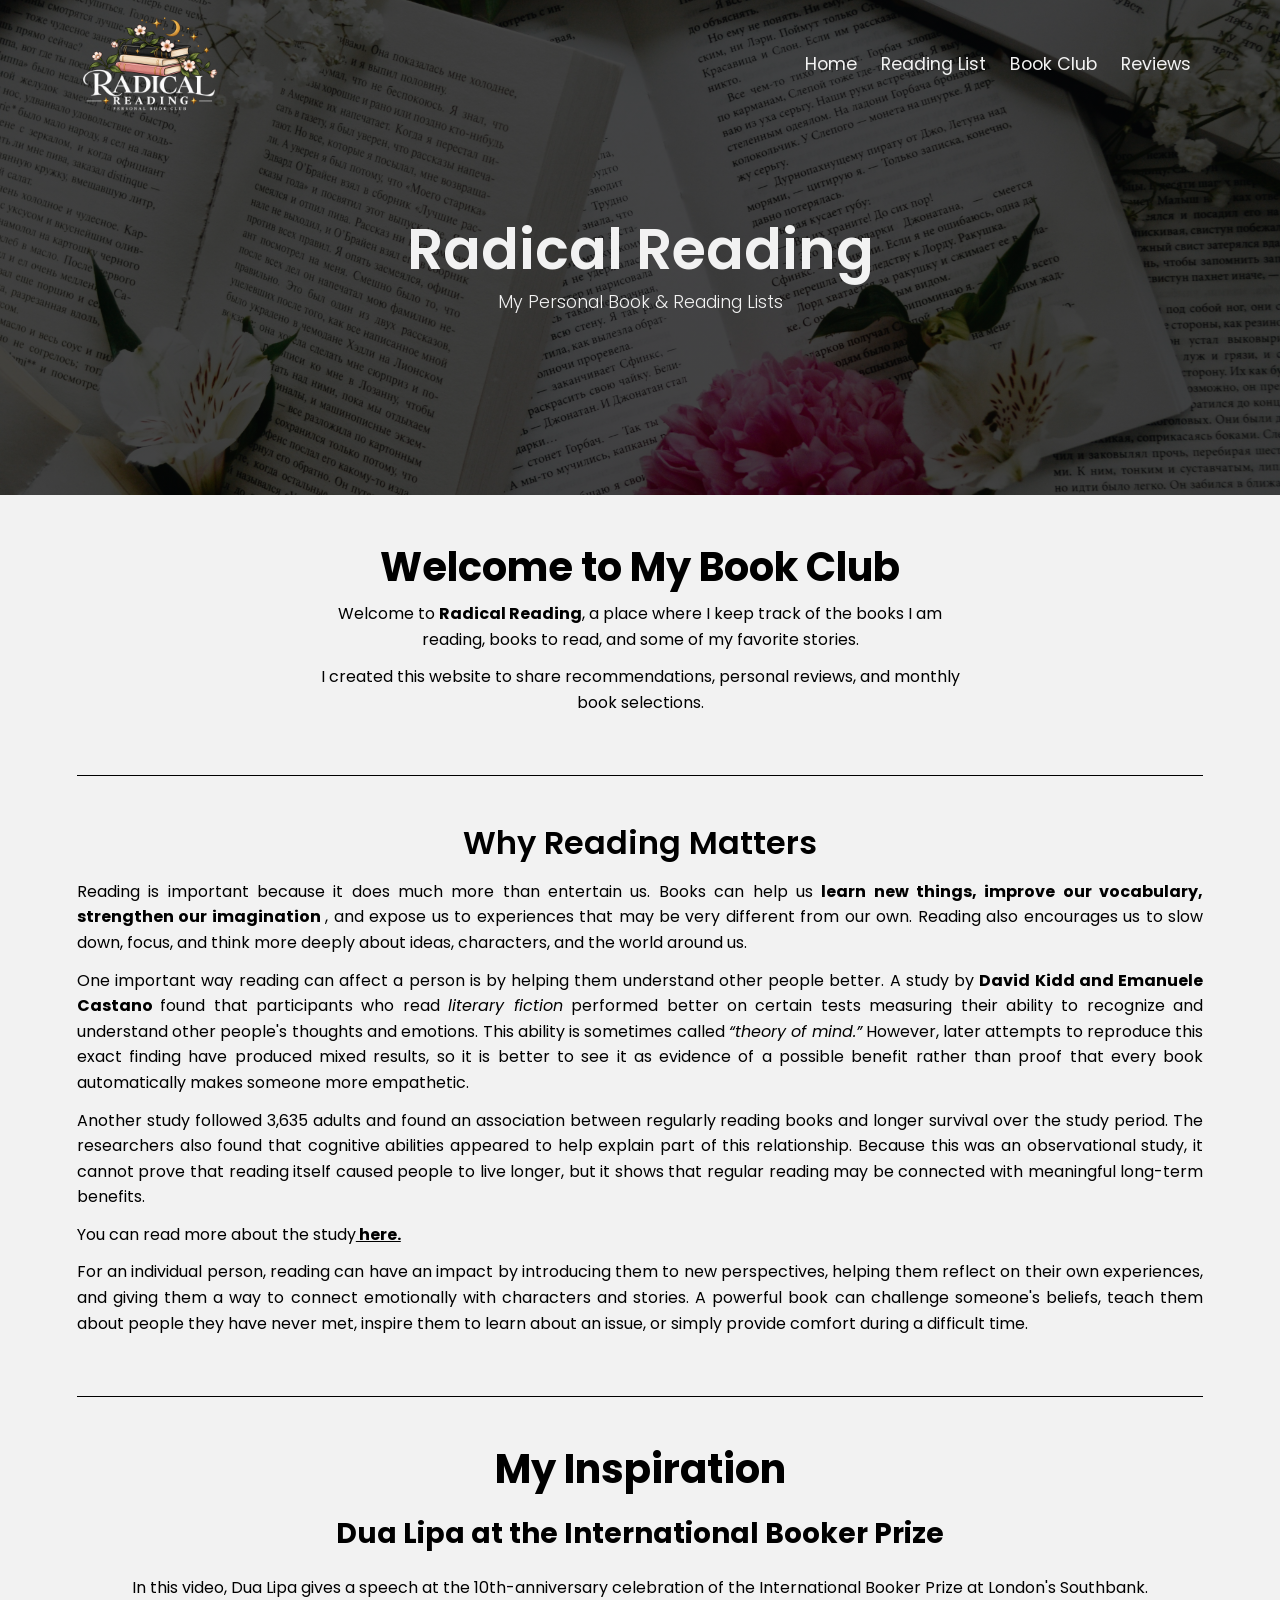
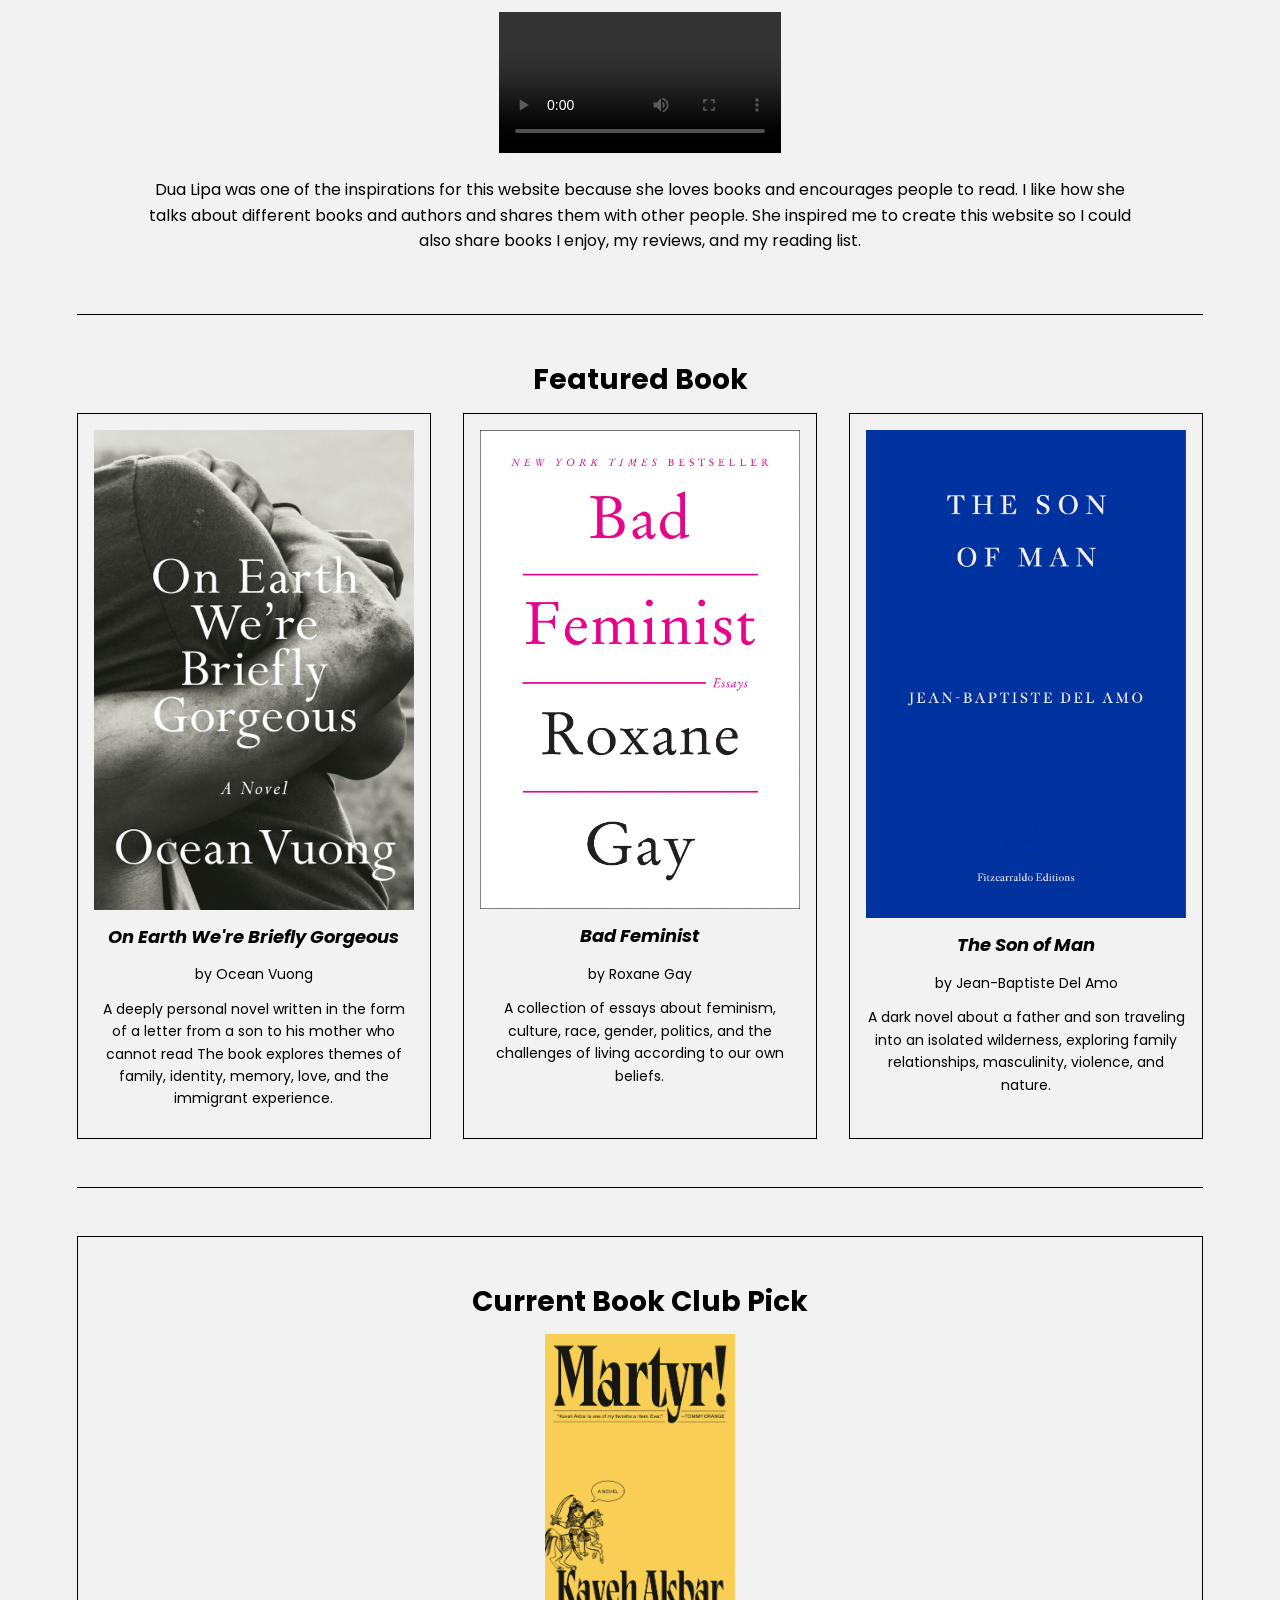
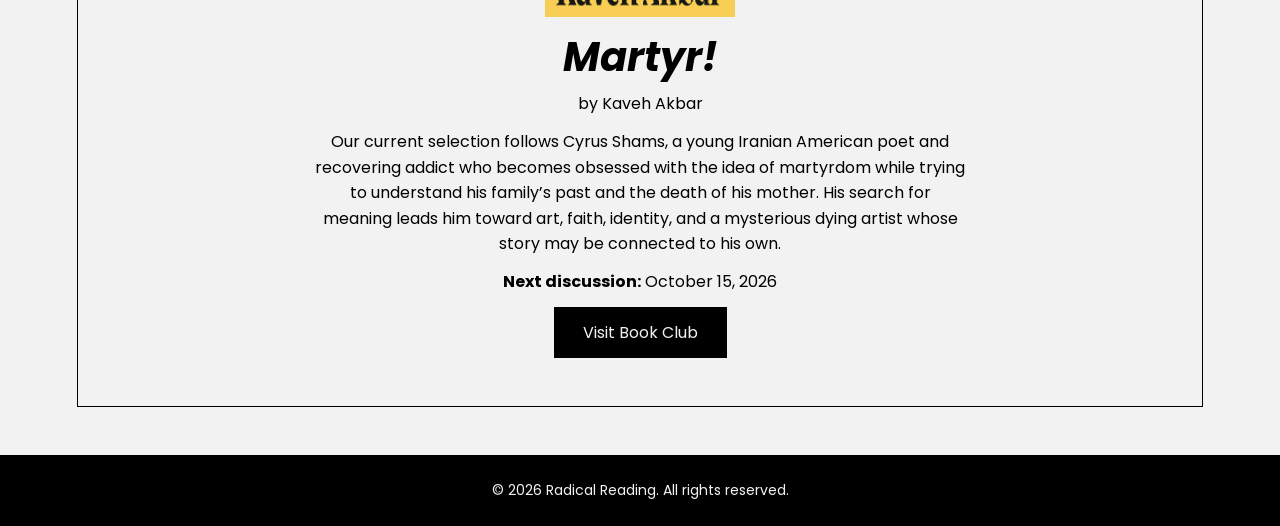
<file: index.html>
<!doctype html>
<html lang="en">
  <head>
    <meta charset="utf-8" />
    <title>Page Book Club</title>
    <link href="css/styles.css" rel="stylesheet" type="text/css" />
  </head>
  <body>
    <header role="banner">
      <a href="index.html"
        ><img src="images/logo.png" alt="Radical Reading logo"
      /></a>
      <div class="nav-links"></div>
      <h1>Radical Reading</h1>
      <h2>My Personal Book & Reading Lists</h2>
      <nav role="navigation">
        <!-- Attribute: accesskey
        Location: Main navigation menu
        Purpose: Accesskey gives a keyboard shortcut to a link
        Windows browsers: Alt + accesskey MAc browsers: Control + Option + accesskey
        I use it so users can quickly navigate between my pages -->
        <ul>
          <li><a href="index.html" accesskey="1">Home</a></li>
          <li><a href="reading-list.html" accesskey="2">Reading List</a></li>
          <li><a href="book-club.html" accesskey="3">Book Club</a></li>
          <li><a href="reviews.html" accesskey="4">Reviews</a></li>
        </ul>
      </nav>
    </header>

    <main>
      <section class="hero">
        <h3>Welcome to My Book Club</h3>
        <p>
          Welcome to <strong>Radical Reading</strong>, a place where I keep
          track of the books I am reading, books to read, and some of my
          favorite stories.
        </p>

        <p>
          I created this website to share recommendations, personal reviews, and
          monthly book selections.
        </p>
      </section>

      <hr />

      <section class="intro">
        <h2>Why Reading Matters</h2>
        <p>
          Reading is important because it does much more than entertain us.
          Books can help us
          <strong
            >learn new things, improve our vocabulary, strengthen our
            imagination </strong
          >, and expose us to experiences that may be very different from our
          own. Reading also encourages us to slow down, focus, and think more
          deeply about ideas, characters, and the world around us.
        </p>
        <p>
          One important way reading can affect a person is by helping them
          understand other people better. A study by
          <strong>David Kidd and Emanuele Castano </strong> found that
          participants who read <em>literary fiction</em> performed better on
          certain tests measuring their ability to recognize and understand
          other people's thoughts and emotions. This ability is sometimes called
          <em>“theory of mind.”</em> However, later attempts to reproduce this
          exact finding have produced mixed results, so it is better to see it
          as evidence of a possible benefit rather than proof that every book
          automatically makes someone more empathetic.
        </p>
        <p>
          Another study followed 3,635 adults and found an association between
          regularly reading books and longer survival over the study period. The
          researchers also found that cognitive abilities appeared to help
          explain part of this relationship. Because this was an observational
          study, it cannot prove that reading itself caused people to live
          longer, but it shows that regular reading may be connected with
          meaningful long-term benefits.
        </p>
        <p>
          You can read more about the study<a
            href="https://pubmed.ncbi.nlm.nih.gov/24091705/"
            target="_blank"
            ><strong> here.</strong></a
          >
        </p>
        <p>
          For an individual person, reading can have an impact by introducing
          them to new perspectives, helping them reflect on their own
          experiences, and giving them a way to connect emotionally with
          characters and stories. A powerful book can challenge someone's
          beliefs, teach them about people they have never met, inspire them to
          learn about an issue, or simply provide comfort during a difficult
          time.
        </p>
      </section>

      <hr />
      <section class="video-section">
        <h3>My Inspiration</h3>
        <h2>Dua Lipa at the International Booker Prize</h2>
        <p>
          In this video, Dua Lipa gives a speech at the 10th-anniversary
          celebration of the International Booker Prize at London's Southbank.
        </p>
        <div class="video-container">
          <video controls width="500">
            <source src="video/DuaLipa_Speech.mp4" type="video/mp4" />
            Your browser does not support the video tag. You can download the
            video <a href="video/DuaLipa_Speech.mp4">here</a>.
          </video>
          <p>
            Dua Lipa was one of the inspirations for this website because she
            loves books and encourages people to read. I like how she talks
            about different books and authors and shares them with other people.
            She inspired me to create this website so I could also share books I
            enjoy, my reviews, and my reading list.
          </p>
        </div>
      </section>

      <!-- Element: hr
         Location: Between the introduction and featured-book sections.
         Purpose: <hr> represents a thematic break between different topics. -->

      <hr />
      <section>
        <h2>Featured Book</h2>
        <div class="book-grid">
          <!-- Attribute: data-*
         location: Book cards throughout the website
         Purpose: data-* lets me save extra information inside an HTML element.
          I use data-genre and data-status to show each book’s genre and reading status.-->

          <article
            class="book-card"
            data-genre="literary-fiction"
            data-status="favorite"
          >
            <img
              src="images/earth-briefly-gorgeous.jpg"
              alt="On Earth We're Briefly Gorgeous book cover"
            />

            <h2>
              <!-- Element: cite
                Location: Book Titles
                Purpose: <cite> identifies the title of the creative work. 
                    I use it around titles because books are creative works-->
              <cite>On Earth We're Briefly Gorgeous</cite>
            </h2>
            <p>by Ocean Vuong</p>
            <p>
              A deeply personal novel written in the form of a letter from a son
              to his mother who cannot read The book explores themes of family,
              identity, memory, love, and the immigrant experience.
            </p>
          </article>

          <article class="book-card" data-genre="essays" data-status="favorite">
            <img src="images/bad-feminist.jpg" alt="Bad Feminist book cover" />

            <h2><cite>Bad Feminist</cite></h2>
            <p>by Roxane Gay</p>
            <p>
              A collection of essays about feminism, culture, race, gender,
              politics, and the challenges of living according to our own
              beliefs.
            </p>
          </article>

          <article
            class="book-card"
            data-genre="literary-fiction"
            data-status="favorite"
          >
            <img
              src="images/the-son-of-man.jpg"
              alt="The Son of Man book cover"
            />

            <h2><cite>The Son of Man</cite></h2>
            <p>by Jean-Baptiste Del Amo</p>
            <p>
              A dark novel about a father and son traveling into an isolated
              wilderness, exploring family relationships, masculinity, violence,
              and nature.
            </p>
          </article>
        </div>
      </section>

      <hr />

      <section class="club-preview">
        <h2>Current Book Club Pick</h2>
        <img src="images/Martyr.jpg" alt="Martyr book cover" />
        <h3><cite> Martyr!</cite></h3>
        <p>by Kaveh Akbar</p>
        <p>
          Our current selection follows Cyrus Shams, a young Iranian American
          poet and recovering addict who becomes obsessed with the idea of
          martyrdom while trying to understand his family’s past and the death
          of his mother. His search for meaning leads him toward art, faith,
          identity, and a mysterious dying artist whose story may be connected
          to his own.
        </p>

        <!--
            Element: time
            Location: Book club meeting dates.
            Purpose: <time> represents a specific date or time.
            The datetime attribute gives the date in a format the computer can understand.
            -->
        <p>
          <strong>Next discussion:</strong>
          <time datetime="2026-10-15">October 15, 2026</time>
        </p>

        <a class="button" href="book-club.html">Visit Book Club</a>
      </section>
    </main>

    <footer>
      <p>&copy; 2026 Radical Reading. All rights reserved.</p>
    </footer>
  </body>
</html>
</file>
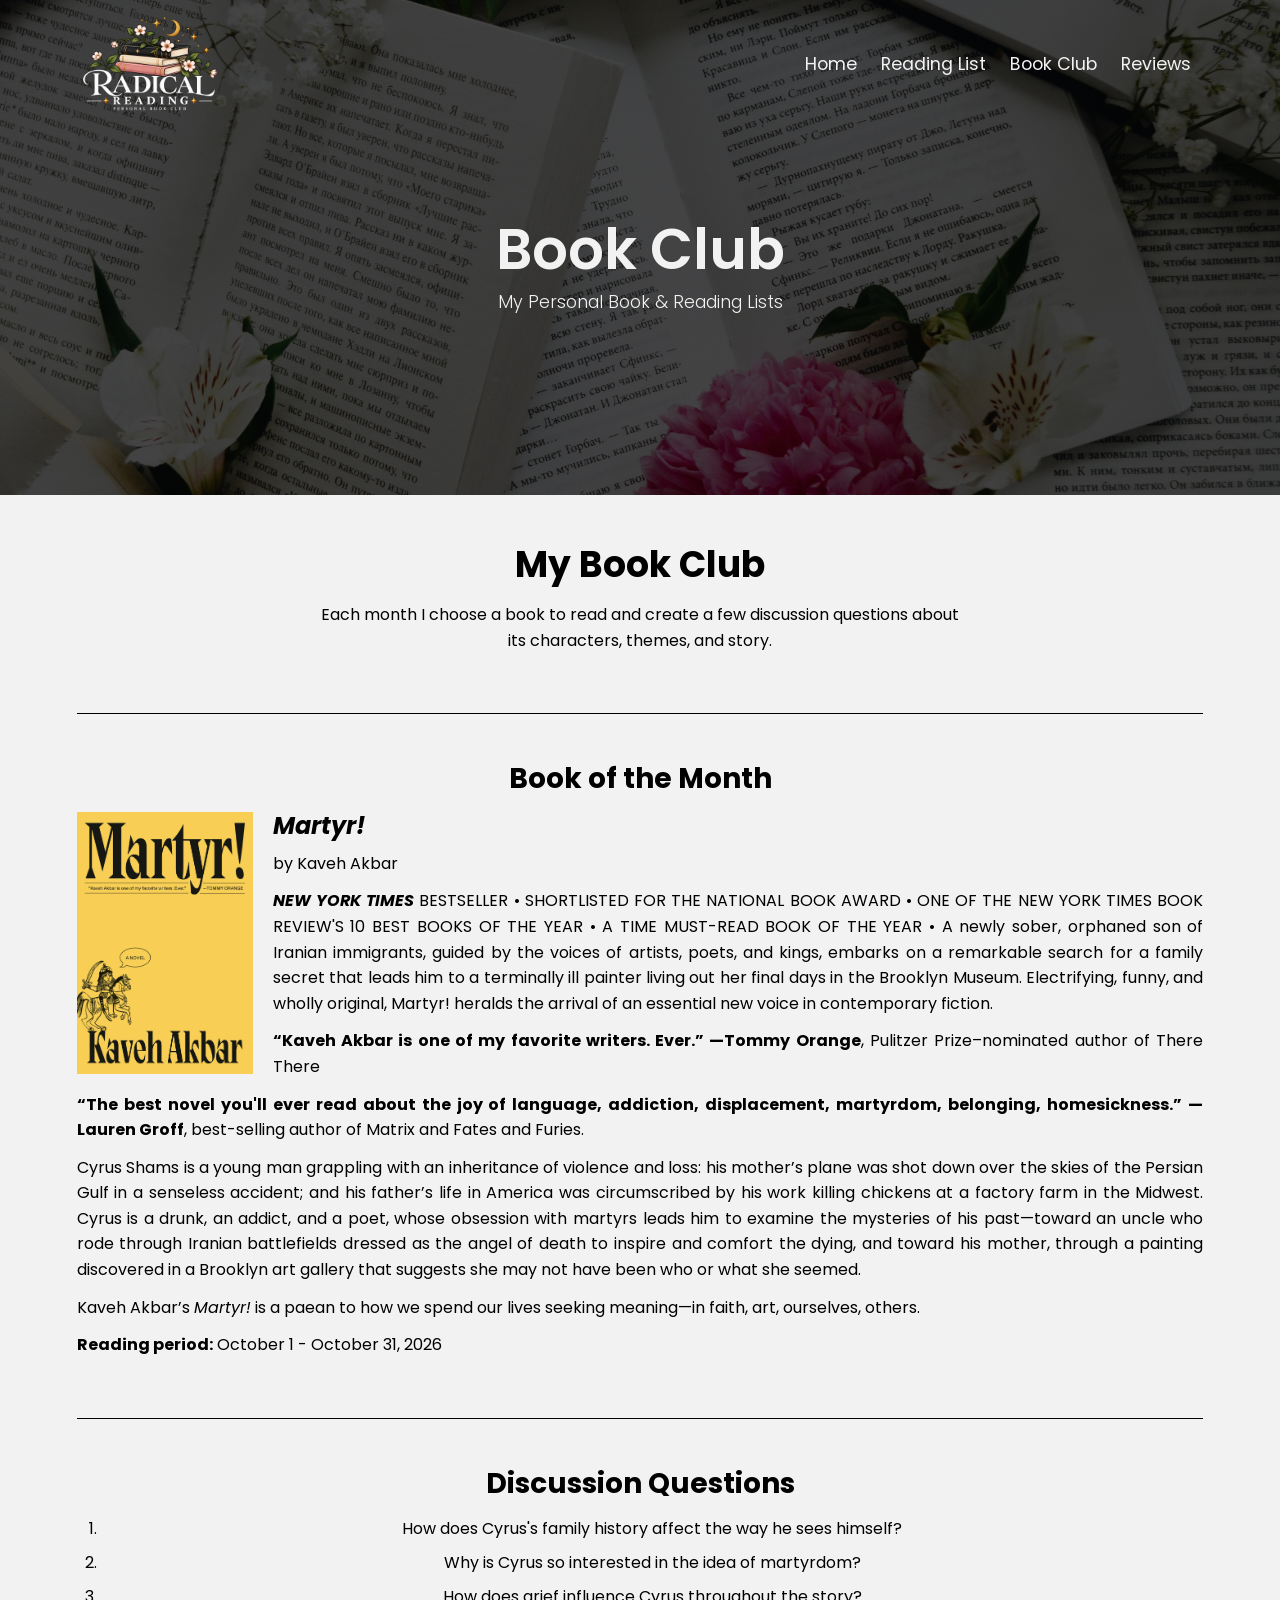
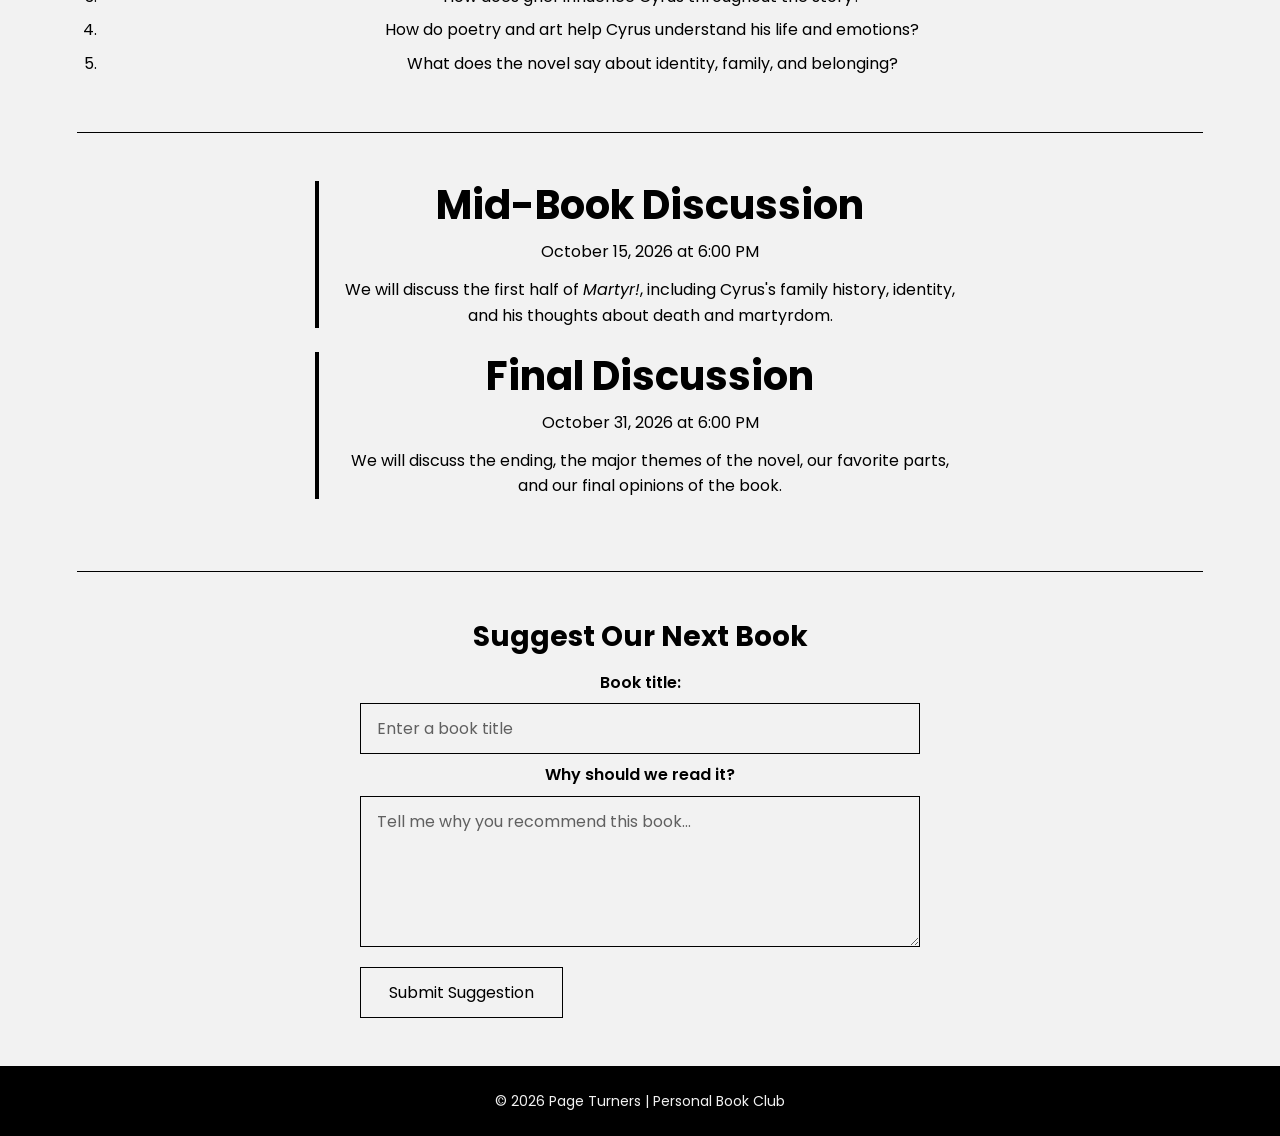
<file: book-club.html>
<!doctype html>
<html lang="en">
  <head>
    <meta charset="utf-8" />
    <title>Page Book Club</title>
    <link href="css/styles.css" rel="stylesheet" type="text/css" />
  </head>
  <body>
    <header role="banner">
      <a href="index.html"
        ><img src="images/logo.png" alt="Radical Reading logo"
      /></a>
      <h1>Book Club</h1>
      <h2>My Personal Book & Reading Lists</h2>
      <nav role="navigation">
        <div class="nav-links"></div>
        <!-- Attribute: accesskey
        Location: Main navigation menu
        Windows browsers: Alt + accesskey MAc browsers: Control + Option + accesskey
        Purpose: Accesskey gives a keyboard shortcut to a link
        I use it so users can quickly navigate between my pages -->
        <ul>
          <li><a href="index.html" accesskey="1">Home</a></li>
          <li><a href="reading-list.html" accesskey="2">Reading List</a></li>
          <li><a href="book-club.html" accesskey="3">Book Club</a></li>
          <li><a href="reviews.html" accesskey="4">Reviews</a></li>
        </ul>
      </nav>
    </header>

    <main>
      <section class="page-intro">
        <h2>My Book Club</h2>
        <p>
          Each month I choose a book to read and create a few discussion
          questions about its characters, themes, and story.
        </p>
      </section>

      <hr />

      <section class="monthly-pick">
        <h2>Book of the Month</h2>

        <article
          class="featured-book"
          data-genre="literary-fiction"
          data-status="book-club-pick"
        >
          <img src="images/Martyr.jpg" alt="Martyr book cover" />

          <h3><cite>Martyr!</cite></h3>

          <p>by Kaveh Akbar</p>

          <p>
            <strong><cite>NEW YORK TIMES</cite></strong> BESTSELLER •
            SHORTLISTED FOR THE NATIONAL BOOK AWARD • ONE OF THE NEW YORK TIMES
            BOOK REVIEW'S 10 BEST BOOKS OF THE YEAR • A TIME MUST-READ BOOK OF
            THE YEAR • A newly sober, orphaned son of Iranian immigrants, guided
            by the voices of artists, poets, and kings, embarks on a remarkable
            search for a family secret that leads him to a terminally ill
            painter living out her final days in the Brooklyn Museum.
            Electrifying, funny, and wholly original, Martyr! heralds the
            arrival of an essential new voice in contemporary fiction.
          </p>
          <p>
            <strong
              >“Kaveh Akbar is one of my favorite writers. Ever.” —Tommy
              Orange</strong
            >, Pulitzer Prize–nominated author of There There
          </p>
          <p>
            <strong
              >“The best novel you'll ever read about the joy of language,
              addiction, displacement, martyrdom, belonging, homesickness.”
              —Lauren Groff</strong
            >, best-selling author of Matrix and Fates and Furies.
          </p>
          <p>
            Cyrus Shams is a young man grappling with an inheritance of violence
            and loss: his mother’s plane was shot down over the skies of the
            Persian Gulf in a senseless accident; and his father’s life in
            America was circumscribed by his work killing chickens at a factory
            farm in the Midwest. Cyrus is a drunk, an addict, and a poet, whose
            obsession with martyrs leads him to examine the mysteries of his
            past—toward an uncle who rode through Iranian battlefields dressed
            as the angel of death to inspire and comfort the dying, and toward
            his mother, through a painting discovered in a Brooklyn art gallery
            that suggests she may not have been who or what she seemed.
          </p>
          <p>
            Kaveh Akbar’s <em>Martyr!</em> is a paean to how we spend our lives
            seeking meaning—in faith, art, ourselves, others.
          </p>

          <p>
            <strong>Reading period:</strong>
            <time datetime="2026-10-01">October 1</time>
            -
            <time datetime="2026-10-31">October 31, 2026</time>
          </p>
        </article>
      </section>

      <hr />
      <section>
        <h2>Discussion Questions</h2>
        <ol>
          <li>
            How does Cyrus's family history affect the way he sees himself?
          </li>
          <li>Why is Cyrus so interested in the idea of martyrdom?</li>
          <li>How does grief influence Cyrus throughout the story?</li>
          <li>
            How do poetry and art help Cyrus understand his life and emotions?
          </li>
          <li>
            What does the novel say about identity, family, and belonging?
          </li>
        </ol>
      </section>
      <hr />
      <section>
        <div class="meeting">
          <h3>Mid-Book Discussion</h3>

          <p>
            <time datetime="2026-10-15T18:00">
              October 15, 2026 at 6:00 PM
            </time>
          </p>

          <p>
            We will discuss the first half of <cite>Martyr!</cite>, including
            Cyrus's family history, identity, and his thoughts about death and
            martyrdom.
          </p>
        </div>

        <div class="meeting">
          <h3>Final Discussion</h3>

          <p>
            <time datetime="2026-10-31T18:00">
              October 31, 2026 at 6:00 PM
            </time>
          </p>

          <p>
            We will discuss the ending, the major themes of the novel, our
            favorite parts, and our final opinions of the book.
          </p>
        </div>
      </section>

      <hr />

      <section>
        <!-- Attribute: enterkeyhint
     Location: Book suggestion form
     Purpose: enterkeyhint changes what the Enter key says on a phone or tablet keyboard.
     I use enterkeyhint="next" to show Next and enterkeyhint="send" to show Send.
     It only changes the keyboard button. It does not make the action happen by itself. -->

        <h2>Suggest Our Next Book</h2>
        <form>
          <label for="suggestion">Book title:</label>

          <input
            type="text"
            id="suggestion"
            name="suggestion"
            placeholder="Enter a book title"
            enterkeyhint="next"
          />

          <label for="reason">Why should we read it?</label>

          <textarea
            id="reason"
            name="reason"
            rows="5"
            placeholder="Tell me why you recommend this book..."
            enterkeyhint="send"
          ></textarea>

          <button type="submit">Submit Suggestion</button>
        </form>
      </section>
    </main>

    <footer>
      <p>&copy; 2026 Page Turners | Personal Book Club</p>
    </footer>
  </body>
</html>
</file>
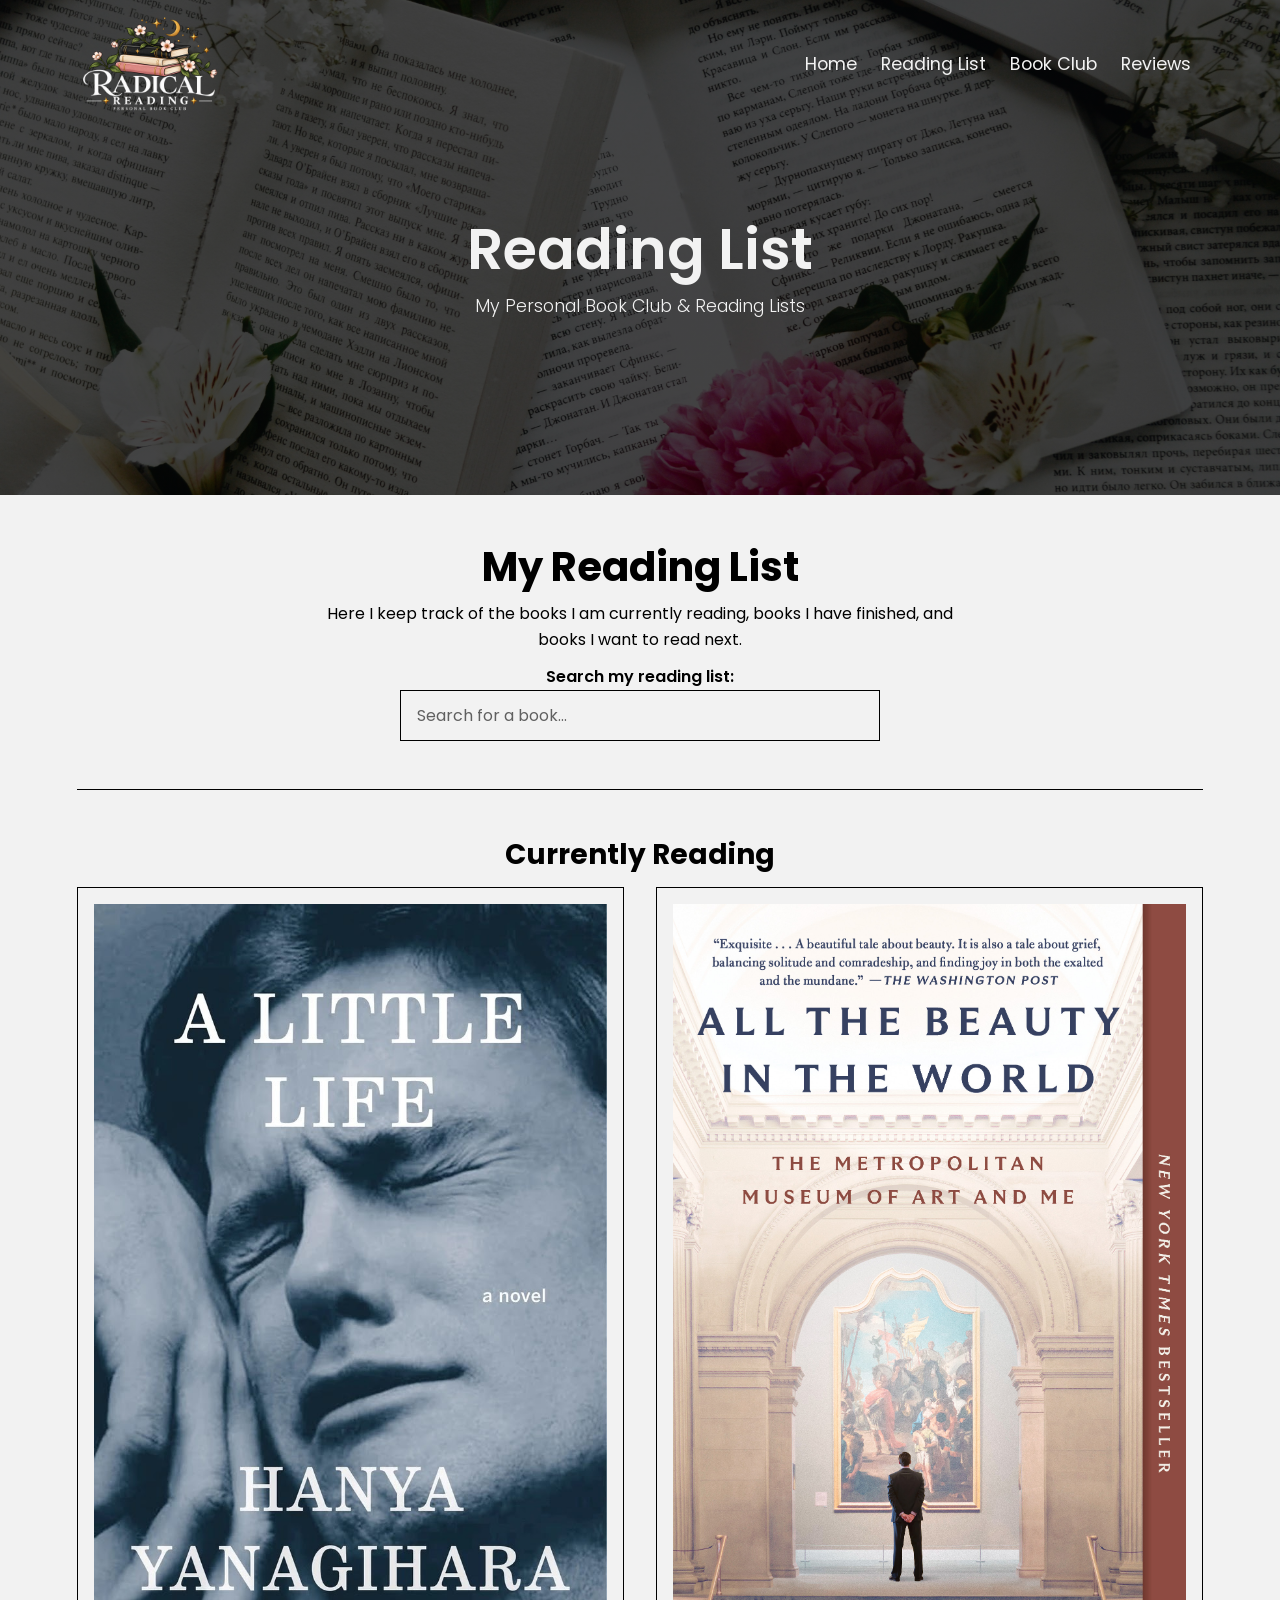
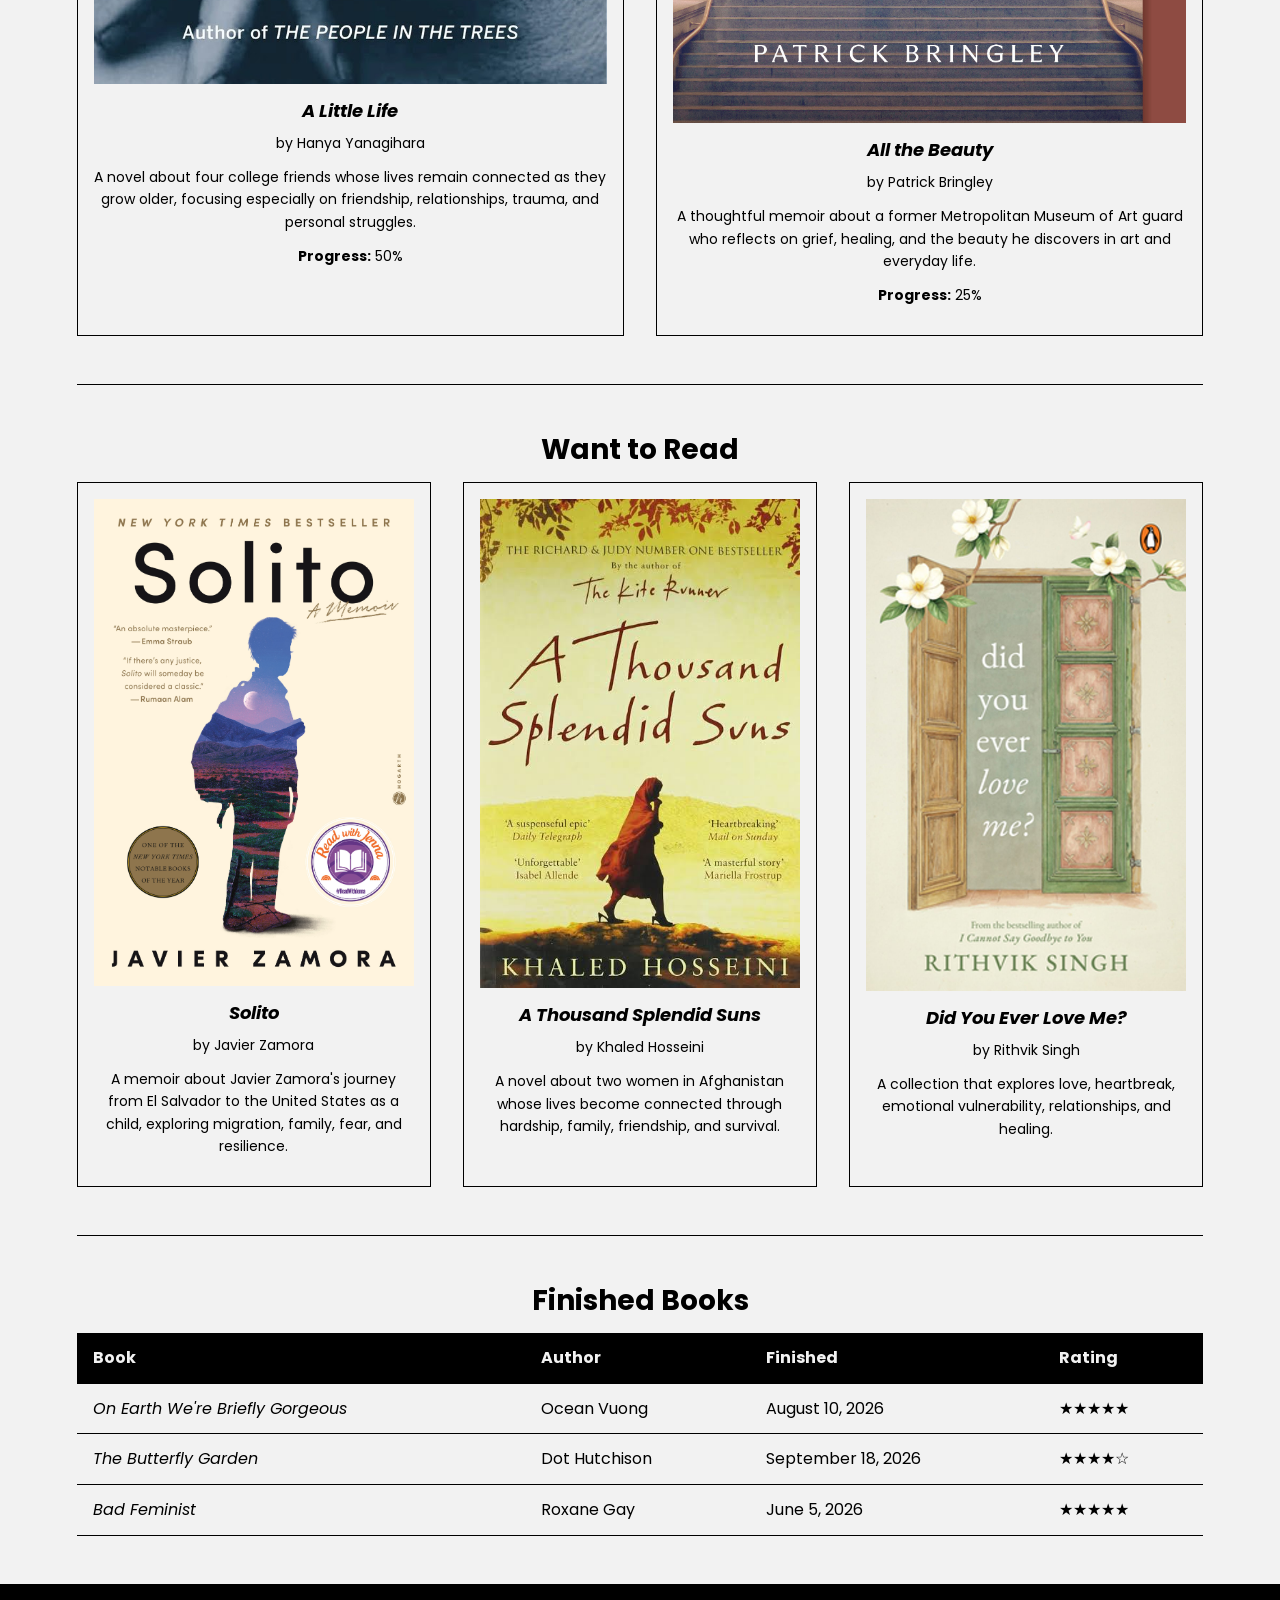
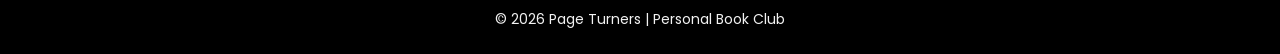
<file: reading-list.html>
<!doctype html>
<html lang="en">
  <head>
    <meta charset="UTF-8" />
    <meta name="viewport" content="width=device-width, initial-scale=1.0" />
    <title>Reading List | Page Turners</title>
    <link href="css/styles.css" rel="stylesheet" type="text/css" />
  </head>
  <body>
    <header>
      <a href="index.html"
        ><img src="images/logo.png" alt="Radical Reading logo"
      /></a>
      <h1>Reading List</h1>
      <p>My Personal Book Club & Reading Lists</p>

      <nav role="navigation">
        <div class="nav-links"></div>
        <!-- Attribute: accesskey
        Location: Main navigation menu
        Windows browsers: Alt + accesskey Mac browsers: Control + Option + accesskey
        Purpose: Accesskey gives a keyboard shortcut to a link
        I use it so users can quickly navigate between my pages -->
        <ul>
          <li><a href="index.html" accesskey="1">Home</a></li>
          <li><a href="reading-list.html" accesskey="2">Reading List</a></li>
          <li><a href="book-club.html" accesskey="3">Book Club</a></li>
          <li><a href="reviews.html" accesskey="4">Reviews</a></li>
        </ul>
      </nav>
    </header>

    <main>
      <section class="page-intro">
        <h3>My Reading List</h3>
        <p>
          Here I keep track of the books I am currently reading, books I have
          finished, and books I want to read next.
        </p>

        <label for="book-search">Search my reading list:</label>

        <!-- Attribute: enterkeyhint
         Location: Reading-list search box.
         Purpose: enterkeyhint tells a device what action should be displayed on its virtual keyboard's Enter key. -->

        <input
          type="search"
          id="book-search"
          name="book-search"
          placeholder="Search for a book..."
          enterkeyhint="search"
        />
      </section>

      <hr />

      <section>
        <h2>Currently Reading</h2>
        <div class="book-grid">
          <article
            class="book-card"
            data-genre="literary-fiction"
            data-status="currently-reading"
          >
            <img src="images/little-life.jpg" alt="A Little Life book cover" />

            <h3>
              <cite>A Little Life</cite>
            </h3>
            <p>by Hanya Yanagihara</p>

            <p>
              A novel about four college friends whose lives remain connected as
              they grow older, focusing especially on friendship, relationships,
              trauma, and personal struggles.
            </p>

            <p><strong>Progress:</strong> 50%</p>
          </article>

          <article
            class="book-card"
            data-genre="memoir-nonfiction"
            data-status="currently-reading"
          >
            <img
              src="images/all-the-beauty.jpg"
              alt="All the Beauty book cover"
            />
            <h3>
              <cite>All the Beauty</cite>
            </h3>

            <p>by Patrick Bringley</p>

            <p>
              A thoughtful memoir about a former Metropolitan Museum of Art
              guard who reflects on grief, healing, and the beauty he discovers
              in art and everyday life.
            </p>
            <p><strong>Progress:</strong> 25%</p>
          </article>
        </div>
      </section>

      <hr />

      <section>
        <h2>Want to Read</h2>
        <div class="book-grid">
          <article
            class="book-card"
            data-genre="memoir"
            data-status="want-to-read"
          >
            <img src="images/solito.jpg" alt="Solito book cover" />
            <h3><cite>Solito</cite></h3>
            <p>by Javier Zamora</p>
            <p>
              A memoir about Javier Zamora's journey from El Salvador to the
              United States as a child, exploring migration, family, fear, and
              resilience.
            </p>
          </article>

          <article
            class="book-card"
            data-genre="historical-fiction"
            data-status="want-to-read"
          >
            <img
              src="images/Thousand.jpeg"
              alt="Cover of A Thousand Splendid Suns"
            />

            <h3><cite>A Thousand Splendid Suns</cite></h3>

            <p>by Khaled Hosseini</p>

            <p>
              A novel about two women in Afghanistan whose lives become
              connected through hardship, family, friendship, and survival.
            </p>
          </article>

          <article
            class="book-card"
            data-genre="poetry"
            data-status="want-to-read"
          >
            <img
              src="images/did-you-ever-love-me.jpg"
              alt="Cover of Did You Ever Love Me"
            />

            <h3>
              <cite>Did You Ever Love Me?</cite>
            </h3>

            <p>by Rithvik Singh</p>

            <p>
              A collection that explores love, heartbreak, emotional
              vulnerability, relationships, and healing.
            </p>
          </article>
        </div>
      </section>

      <hr />

      <section>
        <h2>Finished Books</h2>

        <table>
          <thead>
            <tr>
              <th>Book</th>
              <th>Author</th>
              <th>Finished</th>
              <th>Rating</th>
            </tr>
          </thead>

          <tbody>
            <tr>
              <td><cite>On Earth We're Briefly Gorgeous</cite></td>
              <td>Ocean Vuong</td>
              <td>
                <time datetime="2026-08-10">August 10, 2026</time>
              </td>
              <td>★★★★★</td>
            </tr>

            <tr>
              <td><cite>The Butterfly Garden</cite></td>
              <td>Dot Hutchison</td>
              <td>
                <time datetime="2026-09-18">September 18, 2026</time>
              </td>
              <td>★★★★☆</td>
            </tr>

            <tr>
              <td><cite>Bad Feminist</cite></td>
              <td>Roxane Gay</td>
              <td>
                <time datetime="2026-06-05">June 5, 2026</time>
              </td>
              <td>★★★★★</td>
            </tr>
          </tbody>
        </table>
      </section>
    </main>

    <footer>
      <p>&copy; 2026 Page Turners | Personal Book Club</p>
    </footer>
    <script src="js/script.js"></script>
  </body>
</html>
</file>
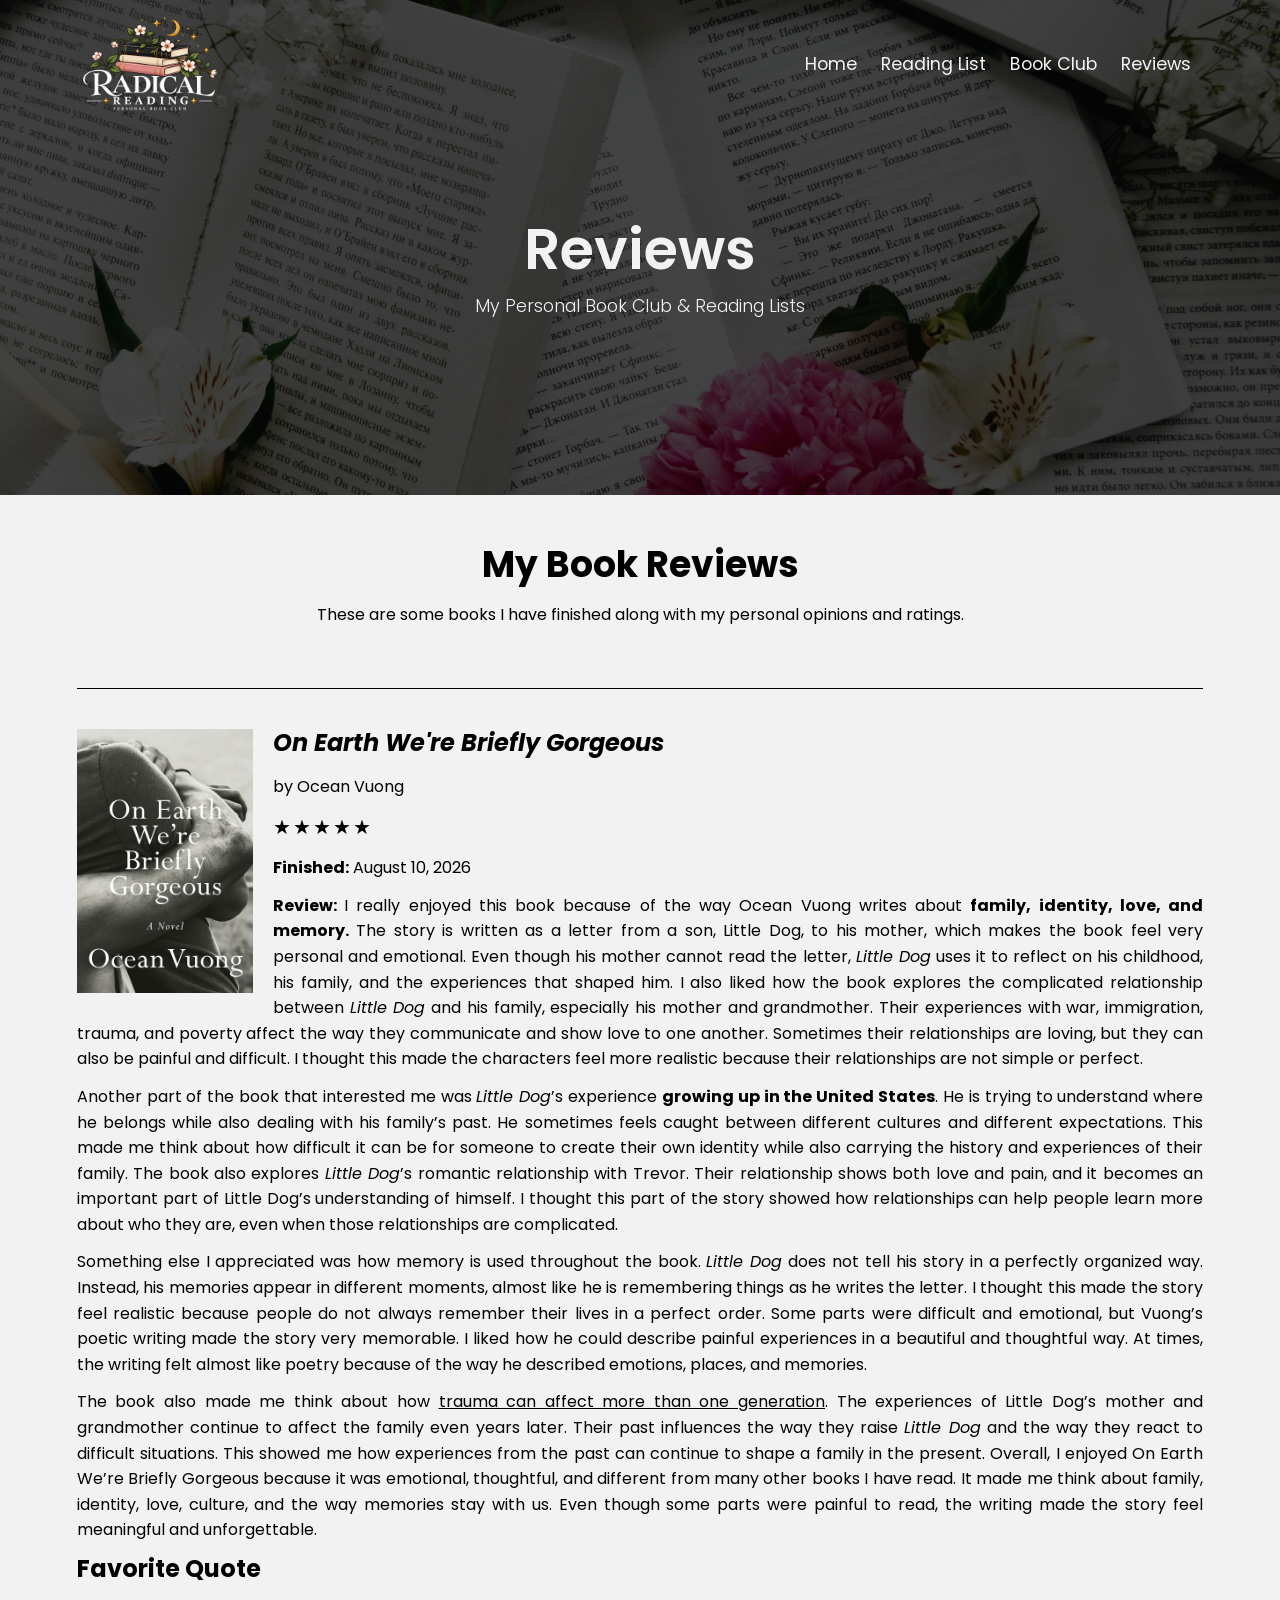
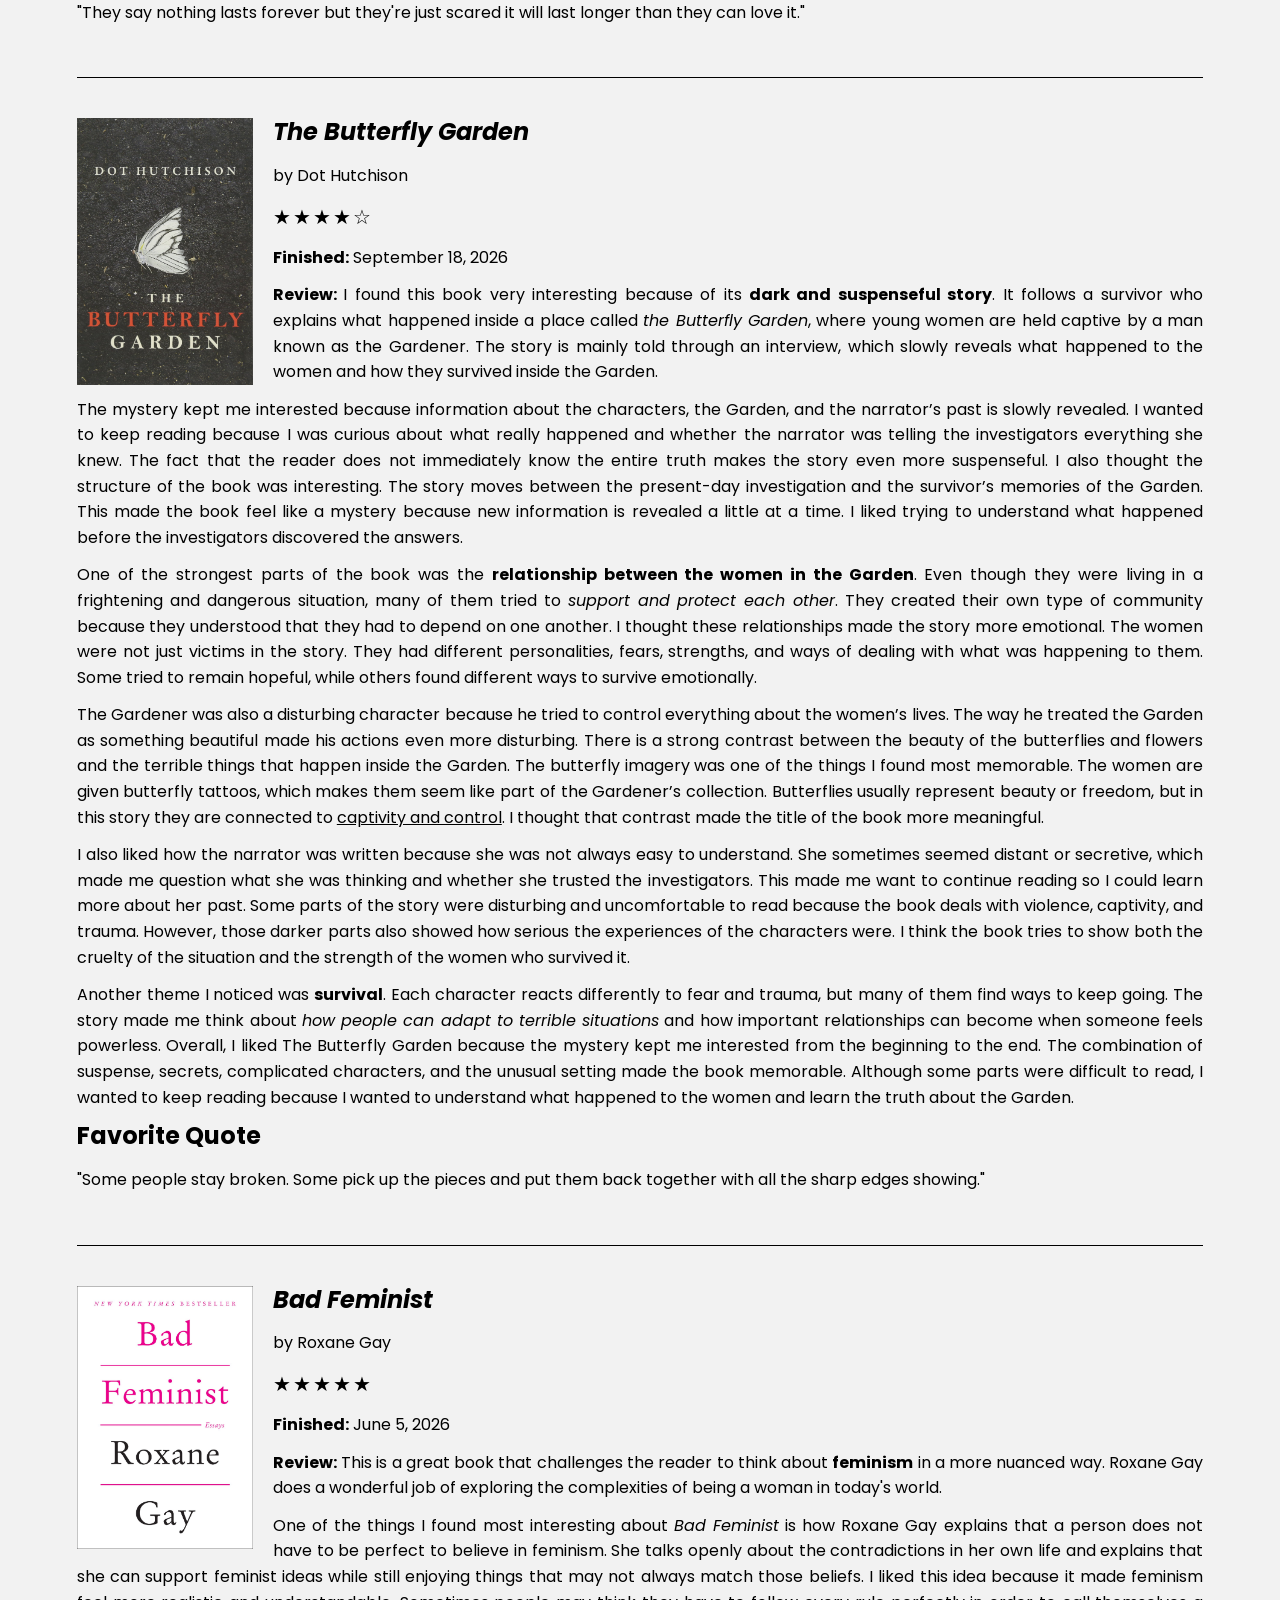
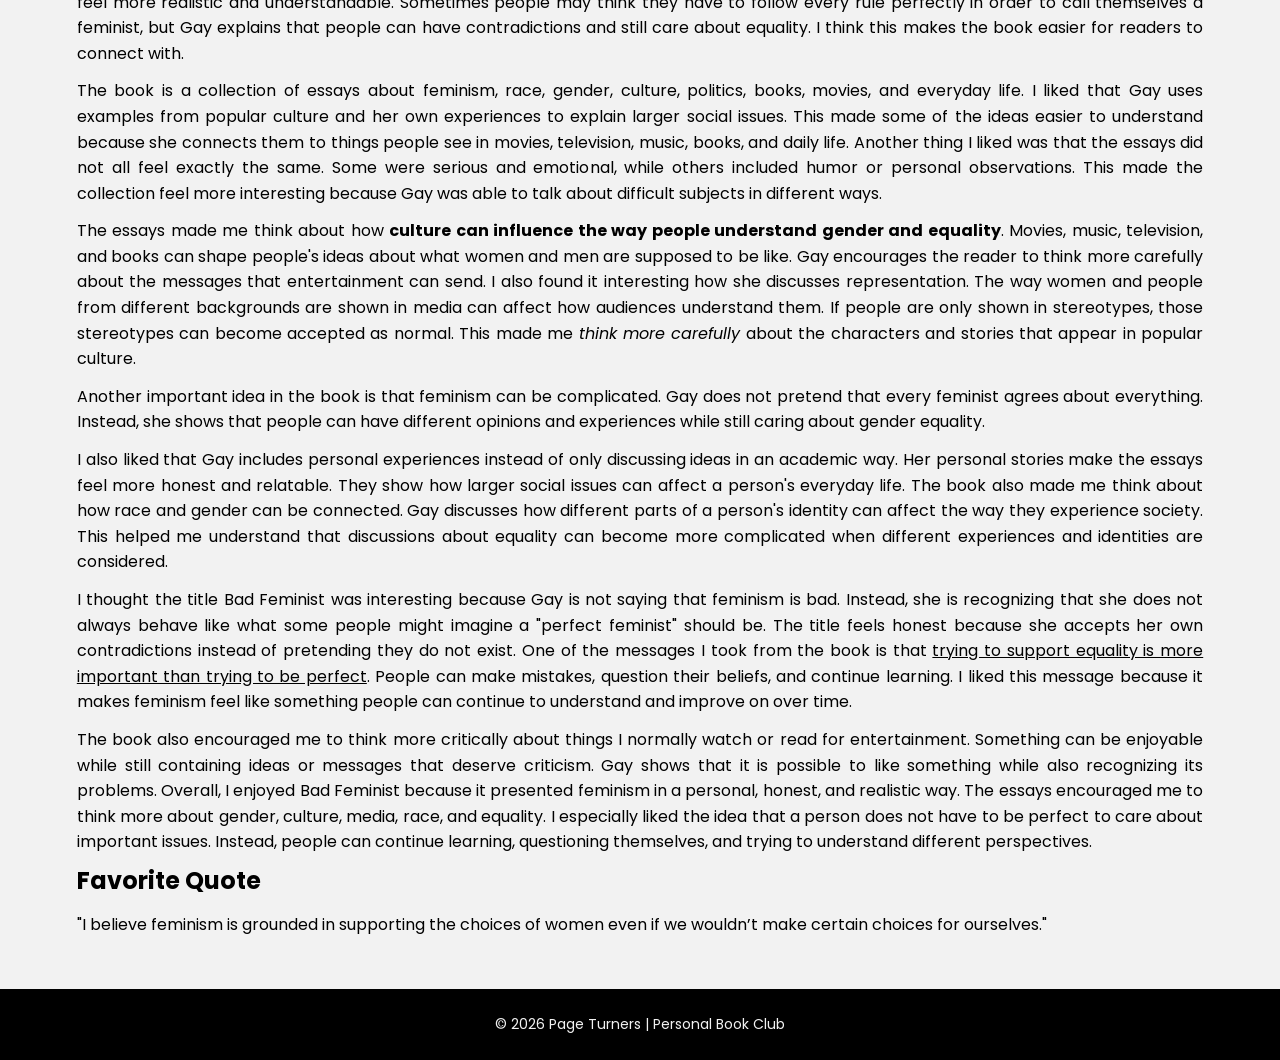
<file: reviews.html>
<!doctype html>
<html lang="en">
  <head>
    <meta charset="UTF-8" />
    <meta name="viewport" content="width=device-width, initial-scale=1.0" />
    <title>Reading List | Page Turners</title>
    <link href="css/styles.css" rel="stylesheet" type="text/css" />
  </head>
  <body>
    <header>
      <a href="index.html"
        ><img src="images/logo.png" alt="Radical Reading logo"
      /></a>
      <h1>Reviews</h1>
      <p>My Personal Book Club & Reading Lists</p>
      <nav role="navigation">
        <div class="nav-links"></div>
        <!-- Attribute: accesskey
        Location: Main navigation menu
        Windows browsers: Alt + accesskey MAc browsers: Control + Option + accesskey
        Purpose: Accesskey gives a keyboard shortcut to a link
        I use it so users can quickly navigate between my pages -->
        <ul>
          <li><a href="index.html" accesskey="1">Home</a></li>
          <li><a href="reading-list.html" accesskey="2">Reading List</a></li>
          <li><a href="book-club.html" accesskey="3">Book Club</a></li>
          <li><a href="reviews.html" accesskey="4">Reviews</a></li>
        </ul>
      </nav>
    </header>

    <main>
      <section class="page-intro">
        <h2>My Book Reviews</h2>

        <p>
          These are some books I have finished along with my personal opinions
          and ratings.
        </p>
      </section>

      <hr />

      <article class="review" data-genre="literary-fiction" data-rating="5">
        <img
          src="images/earth-briefly-gorgeous.jpg"
          alt="On Earth We're Briefly Gorgeous book cover"
        />

        <h2><cite>On Earth We're Briefly Gorgeous</cite></h2>

        <p>by Ocean Vuong</p>
        <p class="rating">★★★★★</p>

        <p>
          <strong>Finished:</strong>
          <time datetime="2026-08-10">August 10, 2026</time>
        </p>

        <p>
          <strong>Review: </strong>I really enjoyed this book because of the way
          Ocean Vuong writes about
          <strong>family, identity, love, and memory.</strong> The story is
          written as a letter from a son, Little Dog, to his mother, which makes
          the book feel very personal and emotional. Even though his mother
          cannot read the letter, <em>Little Dog</em> uses it to reflect on his
          childhood, his family, and the experiences that shaped him. I also
          liked how the book explores the complicated relationship between
          <em>Little Dog</em> and his family, especially his mother and
          grandmother. Their experiences with war, immigration, trauma, and
          poverty affect the way they communicate and show love to one another.
          Sometimes their relationships are loving, but they can also be painful
          and difficult. I thought this made the characters feel more realistic
          because their relationships are not simple or perfect.
        </p>
        <p>
          Another part of the book that interested me was <em>Little Dog</em>’s
          experience <strong>growing up in the United States</strong>. He is
          trying to understand where he belongs while also dealing with his
          family’s past. He sometimes feels caught between different cultures
          and different expectations. This made me think about how difficult it
          can be for someone to create their own identity while also carrying
          the history and experiences of their family. The book also explores
          <em>Little Dog</em>’s romantic relationship with Trevor. Their
          relationship shows both love and pain, and it becomes an important
          part of Little Dog’s understanding of himself. I thought this part of
          the story showed how relationships can help people learn more about
          who they are, even when those relationships are complicated.
        </p>
        <p>
          Something else I appreciated was how memory is used throughout the
          book. <em>Little Dog</em> does not tell his story in a perfectly
          organized way. Instead, his memories appear in different moments,
          almost like he is remembering things as he writes the letter. I
          thought this made the story feel realistic because people do not
          always remember their lives in a perfect order. Some parts were
          difficult and emotional, but Vuong’s poetic writing made the story
          very memorable. I liked how he could describe painful experiences in a
          beautiful and thoughtful way. At times, the writing felt almost like
          poetry because of the way he described emotions, places, and memories.
        </p>
        <p>
          The book also made me think about how
          <u>trauma can affect more than one generation</u>. The experiences of
          Little Dog’s mother and grandmother continue to affect the family even
          years later. Their past influences the way they raise
          <em>Little Dog</em> and the way they react to difficult situations.
          This showed me how experiences from the past can continue to shape a
          family in the present. Overall, I enjoyed On Earth We’re Briefly
          Gorgeous because it was emotional, thoughtful, and different from many
          other books I have read. It made me think about family, identity,
          love, culture, and the way memories stay with us. Even though some
          parts were painful to read, the writing made the story feel meaningful
          and unforgettable.
        </p>

        <h2>Favorite Quote</h2>
        <blockquote>
          <p>
            "They say nothing lasts forever but they're just scared it will last
            longer than they can love it."
          </p>
        </blockquote>
      </article>

      <hr />

      <article class="review" data-genre="thriller" data-rating="4">
        <img src="images/butterfly.jpg" alt="The Butterfly book cover" />
        <h2><cite>The Butterfly Garden</cite></h2>
        <p>by Dot Hutchison</p>
        <p class="rating">★★★★☆</p>
        <p>
          <strong>Finished:</strong>
          <time datetime="2026-09-18">September 18, 2026</time>
        </p>
        <p>
          <strong>Review: </strong>I found this book very interesting because of
          its <strong>dark and suspenseful story</strong>. It follows a survivor
          who explains what happened inside a place called
          <em>the Butterfly Garden</em>, where young women are held captive by a
          man known as the Gardener. The story is mainly told through an
          interview, which slowly reveals what happened to the women and how
          they survived inside the Garden.
        </p>
        <p>
          The mystery kept me interested because information about the
          characters, the Garden, and the narrator’s past is slowly revealed. I
          wanted to keep reading because I was curious about what really
          happened and whether the narrator was telling the investigators
          everything she knew. The fact that the reader does not immediately
          know the entire truth makes the story even more suspenseful. I also
          thought the structure of the book was interesting. The story moves
          between the present-day investigation and the survivor’s memories of
          the Garden. This made the book feel like a mystery because new
          information is revealed a little at a time. I liked trying to
          understand what happened before the investigators discovered the
          answers.
        </p>
        <p>
          One of the strongest parts of the book was the
          <strong>relationship between the women in the Garden</strong>. Even
          though they were living in a frightening and dangerous situation, many
          of them tried to <em>support and protect each other</em>. They created
          their own type of community because they understood that they had to
          depend on one another. I thought these relationships made the story
          more emotional. The women were not just victims in the story. They had
          different personalities, fears, strengths, and ways of dealing with
          what was happening to them. Some tried to remain hopeful, while others
          found different ways to survive emotionally.
        </p>
        <p>
          The Gardener was also a disturbing character because he tried to
          control everything about the women’s lives. The way he treated the
          Garden as something beautiful made his actions even more disturbing.
          There is a strong contrast between the beauty of the butterflies and
          flowers and the terrible things that happen inside the Garden. The
          butterfly imagery was one of the things I found most memorable. The
          women are given butterfly tattoos, which makes them seem like part of
          the Gardener’s collection. Butterflies usually represent beauty or
          freedom, but in this story they are connected to
          <u>captivity and control</u>. I thought that contrast made the title
          of the book more meaningful.
        </p>
        <p>
          I also liked how the narrator was written because she was not always
          easy to understand. She sometimes seemed distant or secretive, which
          made me question what she was thinking and whether she trusted the
          investigators. This made me want to continue reading so I could learn
          more about her past. Some parts of the story were disturbing and
          uncomfortable to read because the book deals with violence, captivity,
          and trauma. However, those darker parts also showed how serious the
          experiences of the characters were. I think the book tries to show
          both the cruelty of the situation and the strength of the women who
          survived it.
        </p>
        <p>
          Another theme I noticed was <strong>survival</strong>. Each character
          reacts differently to fear and trauma, but many of them find ways to
          keep going. The story made me think about
          <em>how people can adapt to terrible situations</em> and how important
          relationships can become when someone feels powerless. Overall, I
          liked The Butterfly Garden because the mystery kept me interested from
          the beginning to the end. The combination of suspense, secrets,
          complicated characters, and the unusual setting made the book
          memorable. Although some parts were difficult to read, I wanted to
          keep reading because I wanted to understand what happened to the women
          and learn the truth about the Garden.
        </p>

        <h2>Favorite Quote</h2>

        <blockquote>
          <p>
            "Some people stay broken. Some pick up the pieces and put them back
            together with all the sharp edges showing."
          </p>
        </blockquote>
      </article>

      <hr />

      <article class="review" data-genre="essays" data-rating="5">
        <img src="images/bad-feminist.jpg" alt="Bad Feminist book cover" />
        <h2><cite>Bad Feminist</cite></h2>
        <p>by Roxane Gay</p>
        <p class="rating">★★★★★</p>
        <p>
          <strong>Finished:</strong>
          <time datetime="2026-06-05">June 5, 2026</time>
        </p>
        <p>
          <strong>Review:</strong> This is a great book that challenges the
          reader to think about <strong>feminism</strong> in a more nuanced way.
          Roxane Gay does a wonderful job of exploring the complexities of being
          a woman in today's world.
        </p>
        <p>
          One of the things I found most interesting about
          <em>Bad Feminist</em> is how Roxane Gay explains that a person does
          not have to be perfect to believe in feminism. She talks openly about
          the contradictions in her own life and explains that she can support
          feminist ideas while still enjoying things that may not always match
          those beliefs. I liked this idea because it made feminism feel more
          realistic and understandable. Sometimes people may think they have to
          follow every rule perfectly in order to call themselves a feminist,
          but Gay explains that people can have contradictions and still care
          about equality. I think this makes the book easier for readers to
          connect with.
        </p>
        <p>
          The book is a collection of essays about feminism, race, gender,
          culture, politics, books, movies, and everyday life. I liked that Gay
          uses examples from popular culture and her own experiences to explain
          larger social issues. This made some of the ideas easier to understand
          because she connects them to things people see in movies, television,
          music, books, and daily life. Another thing I liked was that the
          essays did not all feel exactly the same. Some were serious and
          emotional, while others included humor or personal observations. This
          made the collection feel more interesting because Gay was able to talk
          about difficult subjects in different ways.
        </p>
        <p>
          The essays made me think about how
          <strong
            >culture can influence the way people understand gender and
            equality</strong
          >. Movies, music, television, and books can shape people's ideas about
          what women and men are supposed to be like. Gay encourages the reader
          to think more carefully about the messages that entertainment can
          send. I also found it interesting how she discusses representation.
          The way women and people from different backgrounds are shown in media
          can affect how audiences understand them. If people are only shown in
          stereotypes, those stereotypes can become accepted as normal. This
          made me <em>think more carefully</em> about the characters and stories
          that appear in popular culture.
        </p>
        <p>
          Another important idea in the book is that feminism can be
          complicated. Gay does not pretend that every feminist agrees about
          everything. Instead, she shows that people can have different opinions
          and experiences while still caring about gender equality.
        </p>
        <p>
          I also liked that Gay includes personal experiences instead of only
          discussing ideas in an academic way. Her personal stories make the
          essays feel more honest and relatable. They show how larger social
          issues can affect a person's everyday life. The book also made me
          think about how race and gender can be connected. Gay discusses how
          different parts of a person's identity can affect the way they
          experience society. This helped me understand that discussions about
          equality can become more complicated when different experiences and
          identities are considered.
        </p>
        <p>
          I thought the title Bad Feminist was interesting because Gay is not
          saying that feminism is bad. Instead, she is recognizing that she does
          not always behave like what some people might imagine a "perfect
          feminist" should be. The title feels honest because she accepts her
          own contradictions instead of pretending they do not exist. One of the
          messages I took from the book is that
          <u
            >trying to support equality is more important than trying to be
            perfect</u
          >. People can make mistakes, question their beliefs, and continue
          learning. I liked this message because it makes feminism feel like
          something people can continue to understand and improve on over time.
        </p>
        <p>
          The book also encouraged me to think more critically about things I
          normally watch or read for entertainment. Something can be enjoyable
          while still containing ideas or messages that deserve criticism. Gay
          shows that it is possible to like something while also recognizing its
          problems. Overall, I enjoyed Bad Feminist because it presented
          feminism in a personal, honest, and realistic way. The essays
          encouraged me to think more about gender, culture, media, race, and
          equality. I especially liked the idea that a person does not have to
          be perfect to care about important issues. Instead, people can
          continue learning, questioning themselves, and trying to understand
          different perspectives.
        </p>

        <h2>Favorite Quote</h2>
        <blockquote>
          <p>
            "I believe feminism is grounded in supporting the choices of women
            even if we wouldn’t make certain choices for ourselves."
          </p>
        </blockquote>
      </article>
    </main>

    <footer>
      <p>&copy; 2026 Page Turners | Personal Book Club</p>
    </footer>
  </body>
</html>
</file>
<file: css/styles.css>
@import url("https://fonts.googleapis.com/css2?family=Poppins:wght@300;400;600&display=swap");

/*---colors---*/
.combo-1 {
  color: #000;
  background-color: #f2f2f2;
}

.combo-2 {
  color: #f2f2f2;
  background-color: #000;
}

/*---basic stuff---*/
* {
  margin: 0;
  padding: 0;
  box-sizing: border-box;
}

body {
  font-family: "Poppins", sans-serif;
  line-height: 1.6;
  color: #000;
  background-color: #f2f2f2;
  text-align: center;
}

img {
  display: block;
  max-width: 100%;
}

a {
  color: inherit;
}

p {
  margin-bottom: 12px;
}

h1,
h2,
h3 {
  line-height: 1.2;
}

h2 {
  font-size: 28px;
  margin-bottom: 16px;
}
.monthly-pick h2 {
  text-align: center;
}
h3 {
  font-size: 40px;
  margin-bottom: 10px;
}

hr {
  border: 0;
  border-top: 1px solid #000;
  margin: 0 6%;
}

a:focus,
button:focus,
input:focus,
textarea:focus {
  outline: 2px solid currentColor;
  outline-offset: 3px;
}

/* black sections */
header,
footer,
thead th {
  color: #f2f2f2;
  background-color: #000;
}

/* header */
header {
  display: grid;
  grid-template-areas:
    "logo"
    "nav"
    "title"
    "subtitle";
  grid-template-rows: auto auto 1fr 1fr;
  align-items: center;
  min-height: 45vh;
  padding: 16px 6% 40px 6%;
  text-align: center;
  background-image:
    linear-gradient(rgba(0, 0, 0, 0.7), rgba(0, 0, 0, 0.7)),
    url("../images/banner.jpg");
  background-position: center;
  background-size: cover;
}

header > a {
  grid-area: logo;
  justify-self: center;
}

header > a img {
  width: 144px;
  height: auto;
}

.nav-links {
  display: none;
}

header h1 {
  grid-area: title;
  align-self: end;
  font-size: 2.5rem;
  font-weight: 600;
}

header h2,
header > p {
  grid-area: subtitle;
  align-self: start;
  margin: 8px 0 0 0;
  font-size: 1.1rem;
  font-weight: 300;
}

nav {
  grid-area: nav;
}

nav ul {
  display: flex;
  flex-wrap: wrap;
  justify-content: center;
  list-style: none;
}

nav a {
  display: inline-block;
  padding: 10px 12px;
  font-size: 1.1rem;
  text-decoration: none;
}

nav a:hover {
  text-decoration: underline;
}

/* main content */
main > section {
  padding: 48px 6%;
}

.page-intro h2 {
  font-size: 36px;
}

.page-intro p,
.club-preview p,
.hero p {
  max-width: 650px;
  margin-left: auto;
  margin-right: auto;
}

.hero {
  display: flex;
  flex-direction: column;
  align-items: center;
  text-align: center;
}

.hero h2 {
  font-size: 2.5rem;
  font-weight: 600;
}

.intro {
  display: flex;
  flex-direction: column;
}
.intro h2 {
  font-size: 2rem;
  font-weight: 600;
  margin-bottom: 16px;
  text-align: center;
}
.intro p {
  text-align: justify;
}
/* buttons */
.button,
button {
  display: inline-block;
  padding: 12px 28px;
  font-family: inherit;
  font-size: 1rem;
  text-decoration: none;
  color: #000;
  background: transparent;
  border: 1px solid #000;
  cursor: pointer;
}

.button:hover,
button:hover {
  color: #f2f2f2;
  background: #000;
}

/* book cards */
.book-grid {
  display: grid;
  grid-template-columns: 1fr;
  gap: 32px;
}

.book-card {
  padding: 16px;
  border: 1px solid #000;
}

.book-card img {
  width: 100%;
  height: auto;
  object-fit: cover;
  margin-bottom: 16px;
}

.book-card h2,
.book-card h3 {
  font-size: 18px;
}

.book-card p {
  font-size: 14px;
}

/* home page book club section */
.club-preview {
  margin: 48px 6%;
  padding: 48px 24px;
  text-align: center;
  border: 1px solid #000;
}

.club-preview img {
  width: 190px;
  margin: 0 auto 16px auto;
}

.club-preview p {
  margin: 0 auto 12px auto;
}

.club-preview .button {
  color: #f2f2f2;
  background: #000;
}

.club-preview .button:hover {
  color: #000;
  background: transparent;
}

/*------book club & reviews pages------*/
.featured-book,
.review {
  overflow: hidden;
}
.featured-book {
  text-align: justify;
}

.featured-book img,
.review img {
  width: 60%;
  max-width: 176px;
  margin-bottom: 16px;
}

.featured-book h3,
.review h2 {
  font-size: 24px;
}

.review {
  padding: 40px 6%;
  text-align: justify;
}

.rating {
  font-size: 20px;
  letter-spacing: 2px;
}

section ol {
  padding-left: 24px;
}

section li {
  margin-bottom: 8px;
}

.meeting {
  max-width: 650px;
  margin: 0 auto 24px auto;
  padding-left: 16px;
  border-left: 4px solid #000;
}

/* forms */
form {
  display: flex;
  flex-direction: column;
  gap: 8px;
  max-width: 560px;
  margin: 0 auto;
}

form button {
  align-self: flex-start;
  margin-top: 12px;
}

label {
  display: block;
  font-weight: 600;
}

input,
textarea {
  width: 100%;
  padding: 12px 16px;
  font-family: inherit;
  font-size: 1rem;
  color: #000;
  background: transparent;
  border: 1px solid #000;
  border-radius: 0;
}

::placeholder {
  color: #000;
  opacity: 0.6;
}

textarea {
  resize: vertical;
}

#book-search {
  max-width: 480px;
}

/* reading list table */
table {
  width: 100%;
  border-collapse: collapse;
}

th,
td {
  padding: 12px 8px;
  text-align: left;
  border-bottom: 1px solid #000;
}

/* footer */
footer {
  padding: 24px 6%;
  text-align: center;
  font-size: 14px;
}

footer p {
  margin: 0;
}
/*---media queries---*/
.video-section {
  padding: 48px 6%;
  text-align: center;
}
.video-section h3 {
  text-align: center;
  margin-bottom: 24px;
}
.video-section h2 {
  text-align: center;
  margin-bottom: 24px;
}
.video-container {
  display: flex;
  flex-direction: column;
  align-items: center;
}
.video-container video {
  width: 25%;
  max-width: 500px;
  margin-bottom: 24px;
}
.video-container p {
  max-width: 1000px;
  text-align: center;
}

/* bigger screens */
@media (min-width: 700px) {
  header {
    grid-template-areas:
      "logo nav"
      "title title"
      "subtitle subtitle";
    grid-template-columns: 1fr auto;
    grid-template-rows: auto 1fr 1fr;
    min-height: 55vh;
  }

  header > a {
    justify-self: start;
  }

  header h1 {
    font-size: 3.5rem;
  }

  nav ul {
    justify-content: flex-end;
  }

  .hero h2 {
    font-size: 3.5rem;
  }

  .book-grid {
    grid-template-columns: repeat(auto-fit, minmax(240px, 1fr));
  }

  th,
  td {
    padding: 12px 16px;
  }

  .featured-book img,
  .review img {
    float: left;
    width: 200px;
    margin: 0px 20px 12px 0;
  }
}
</file>
